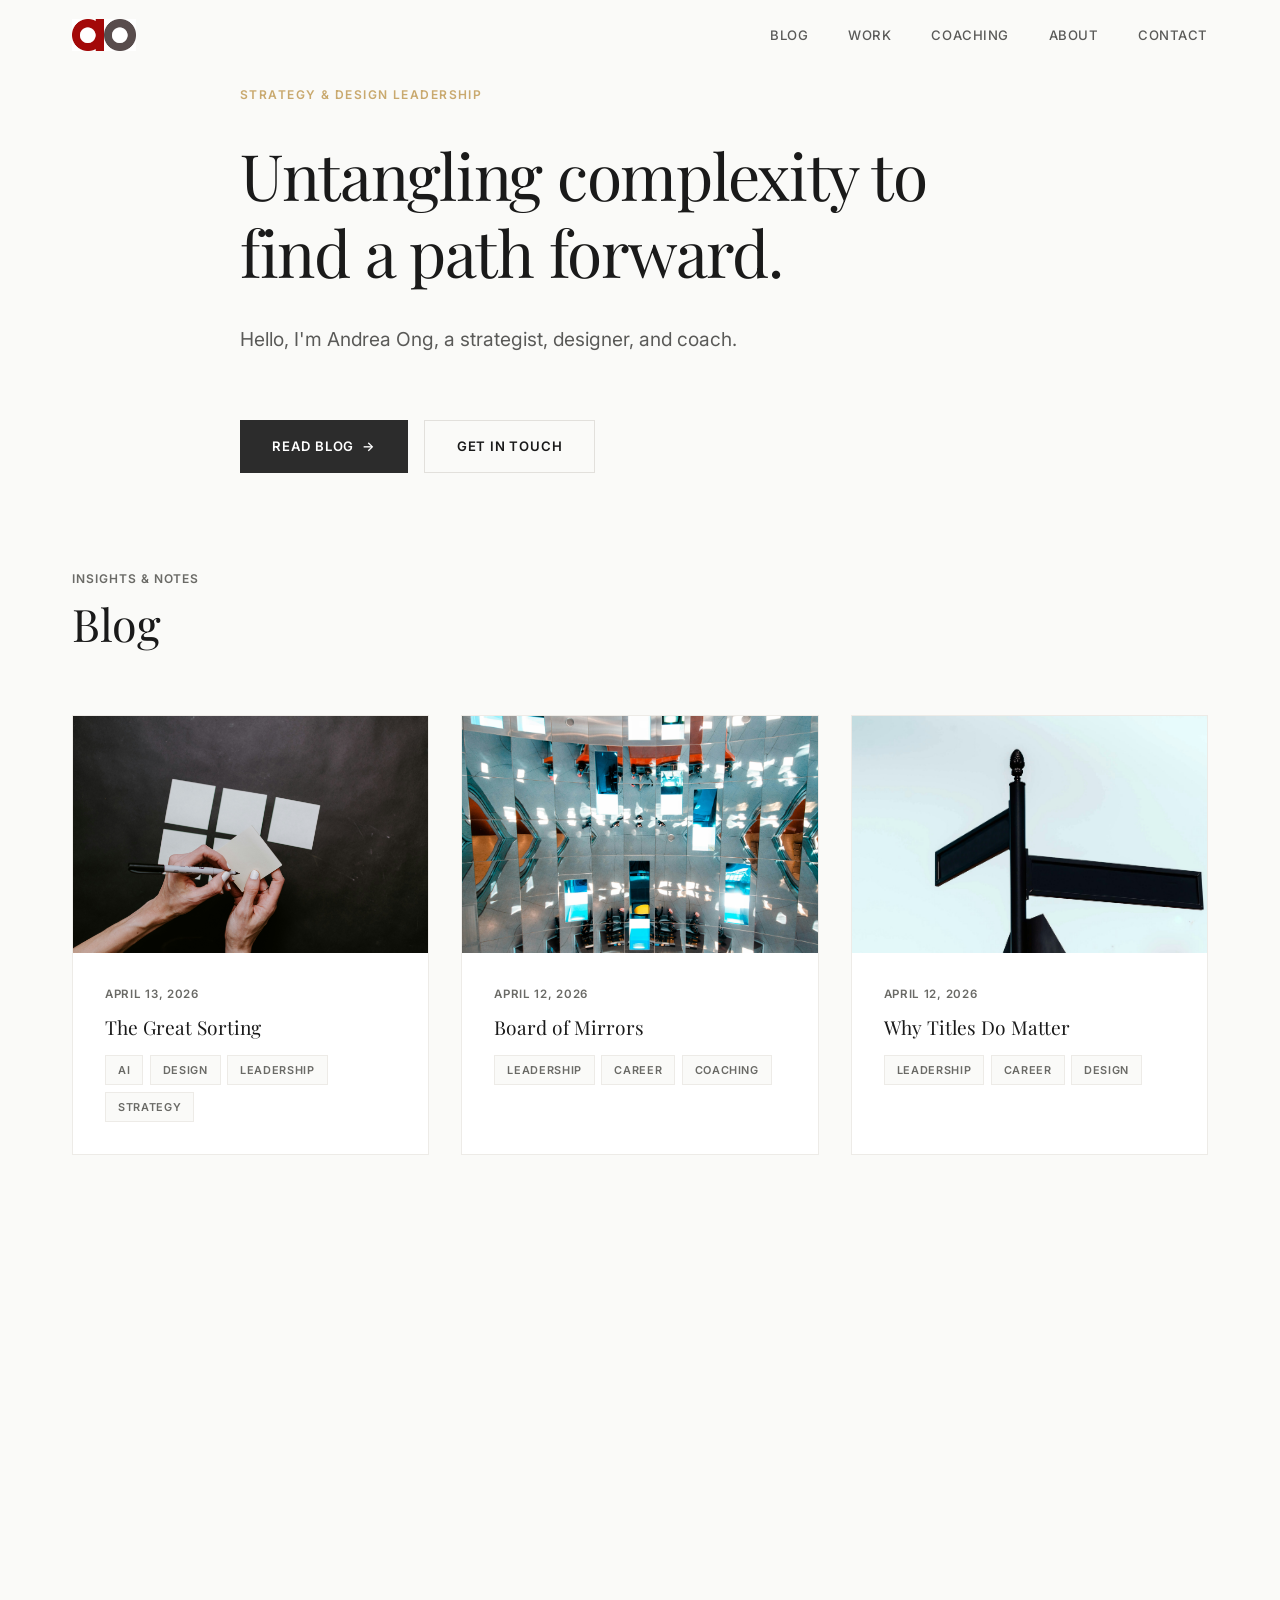
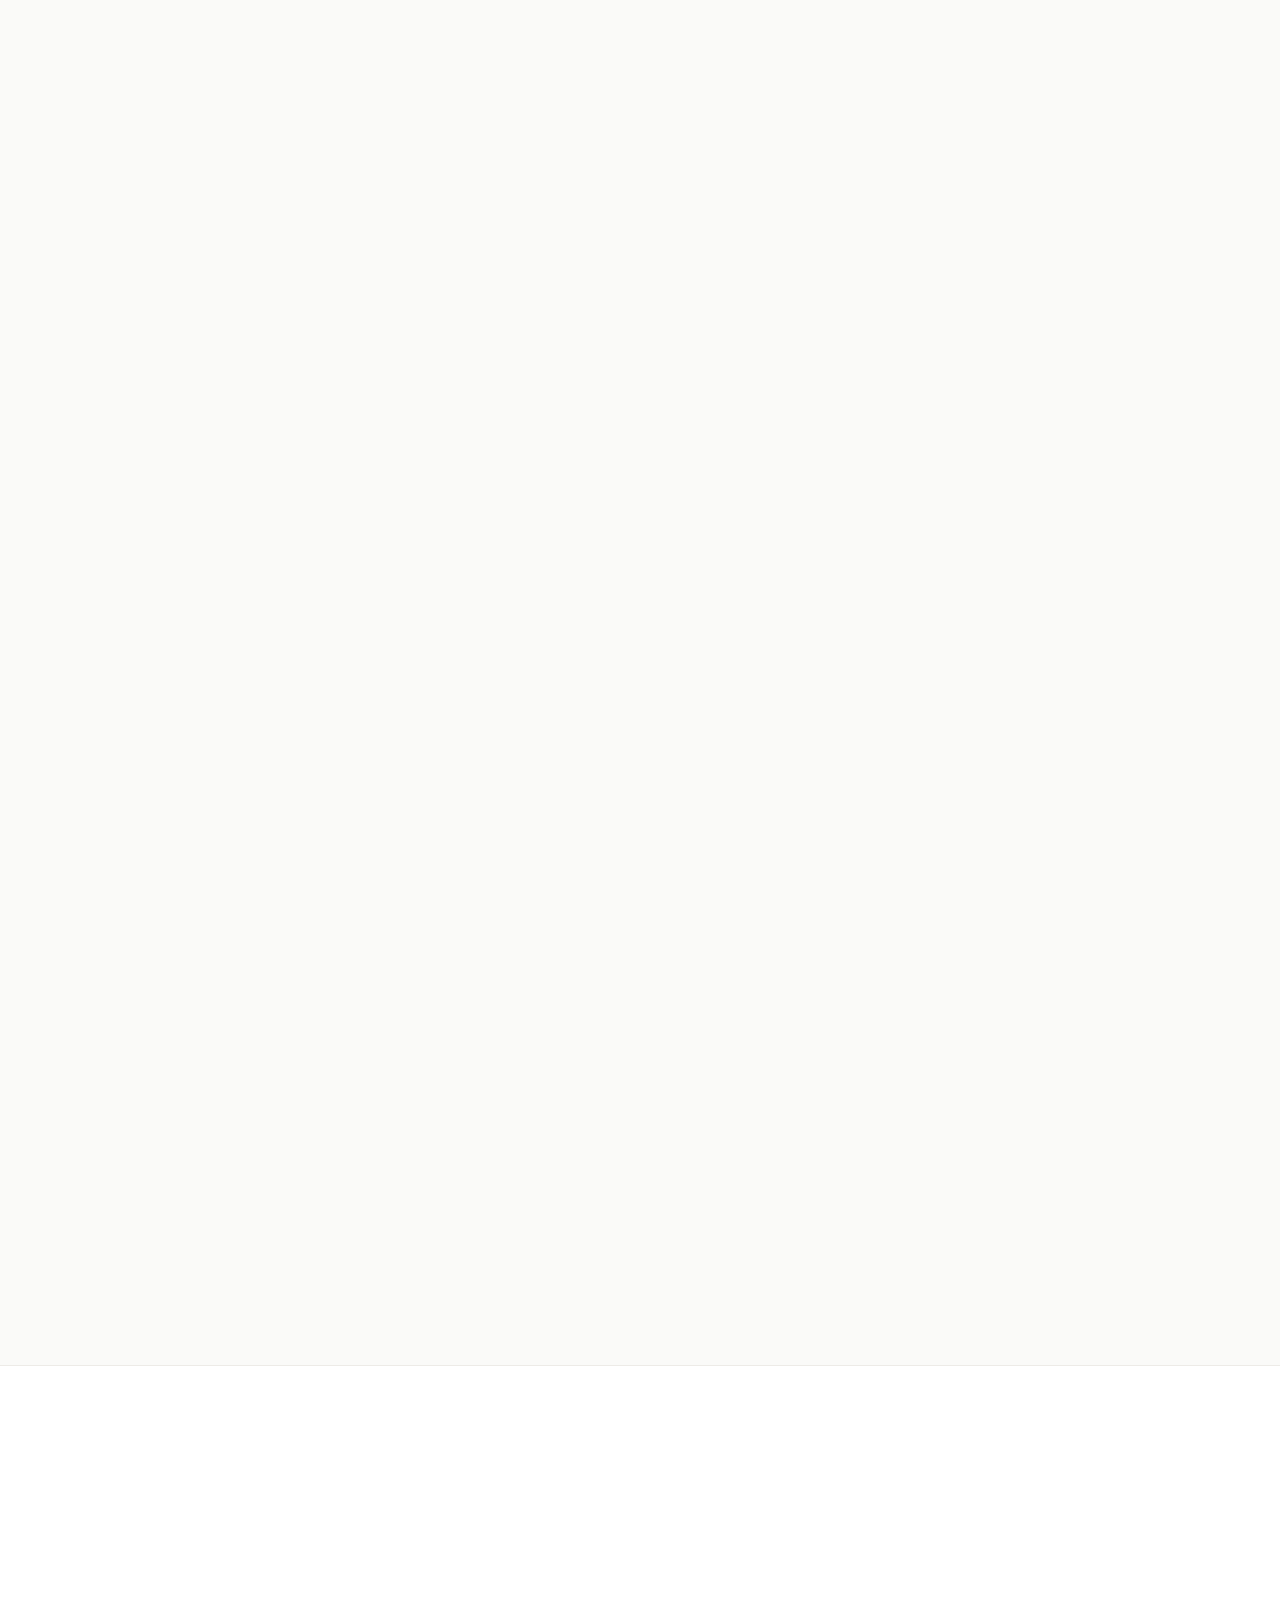
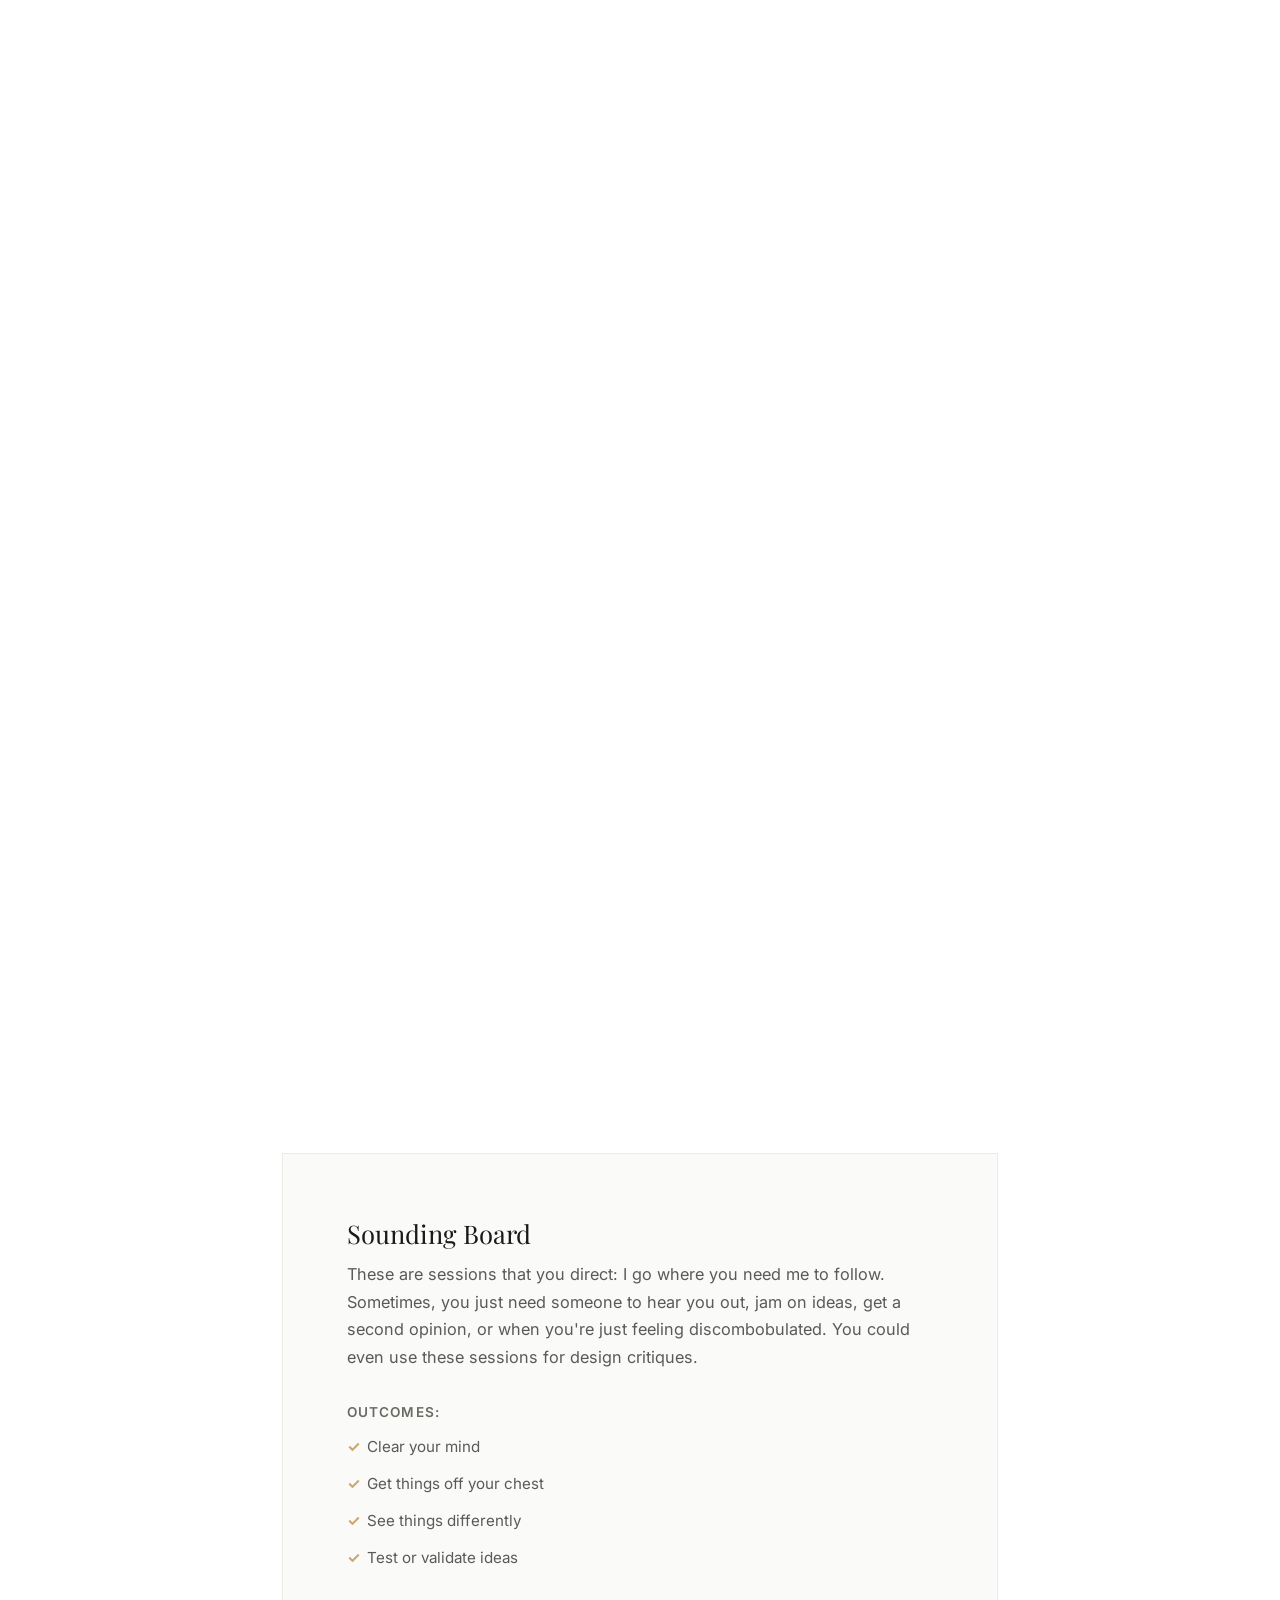
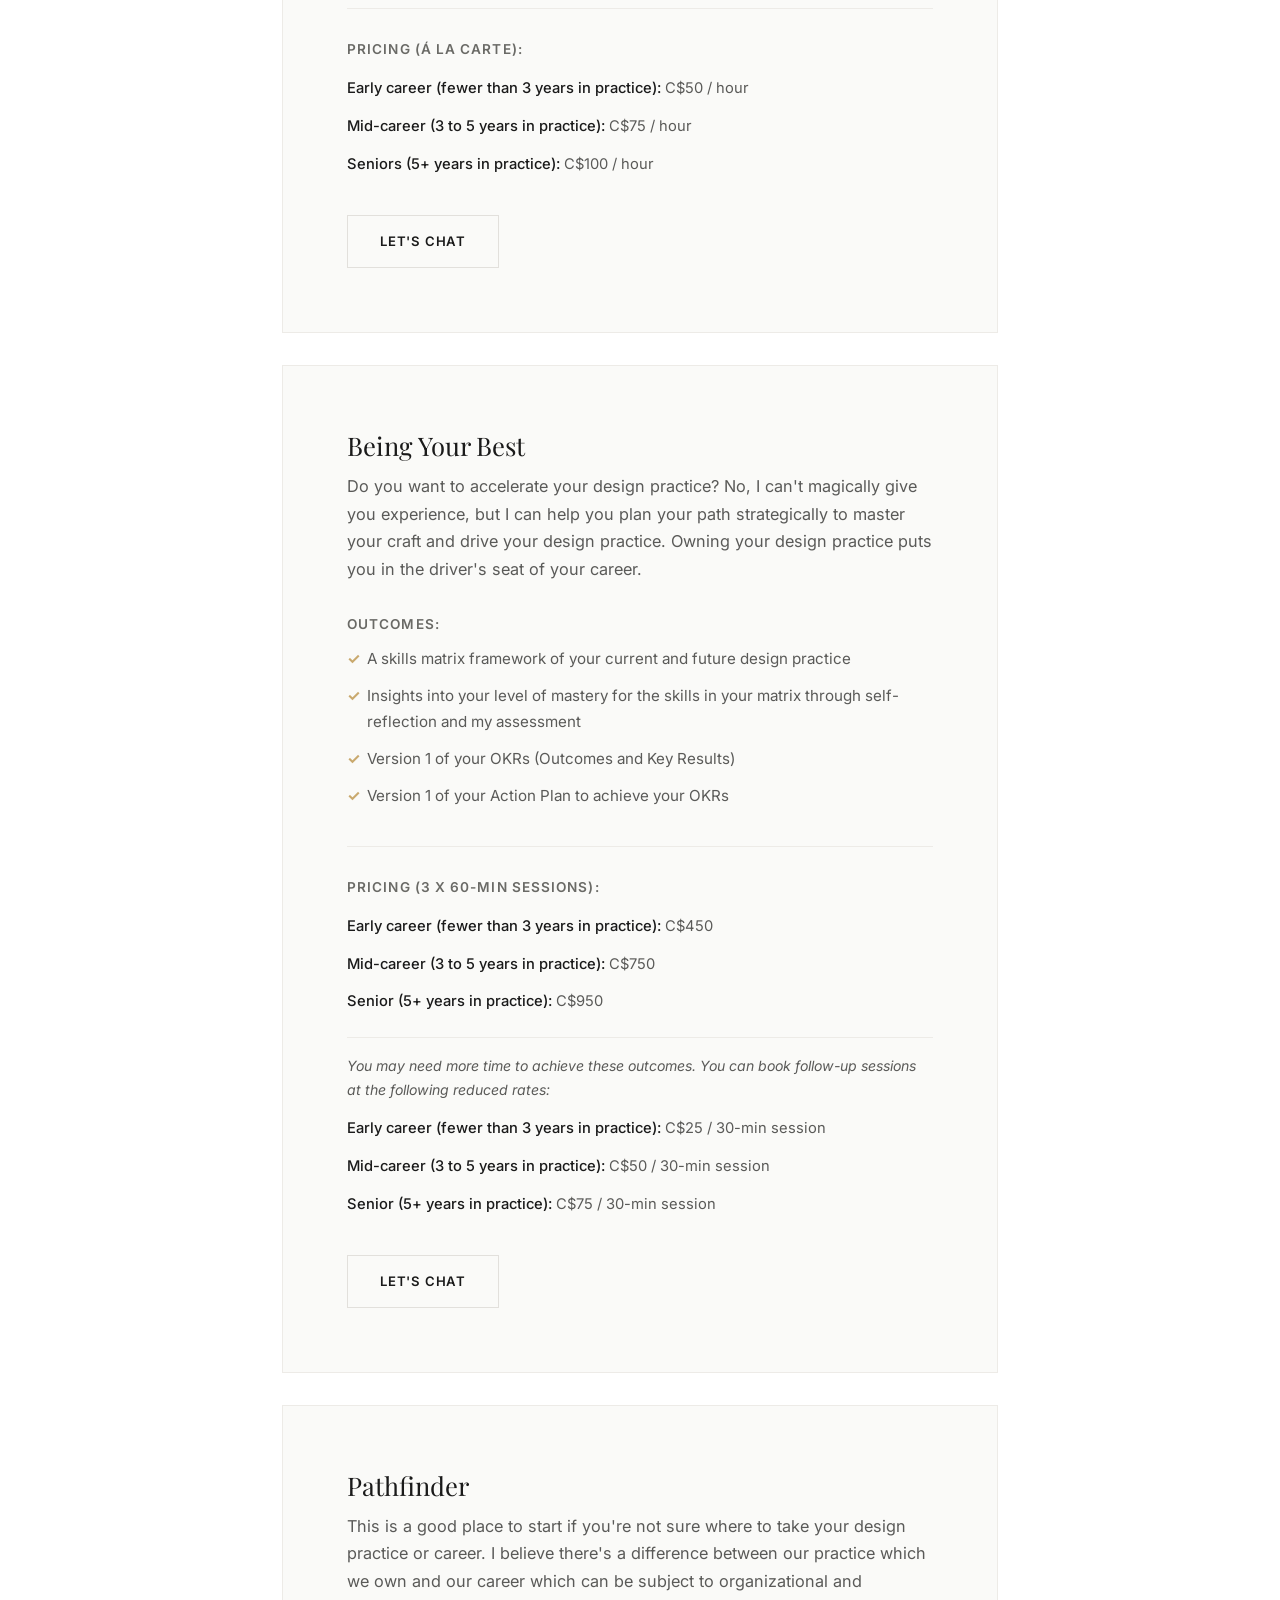
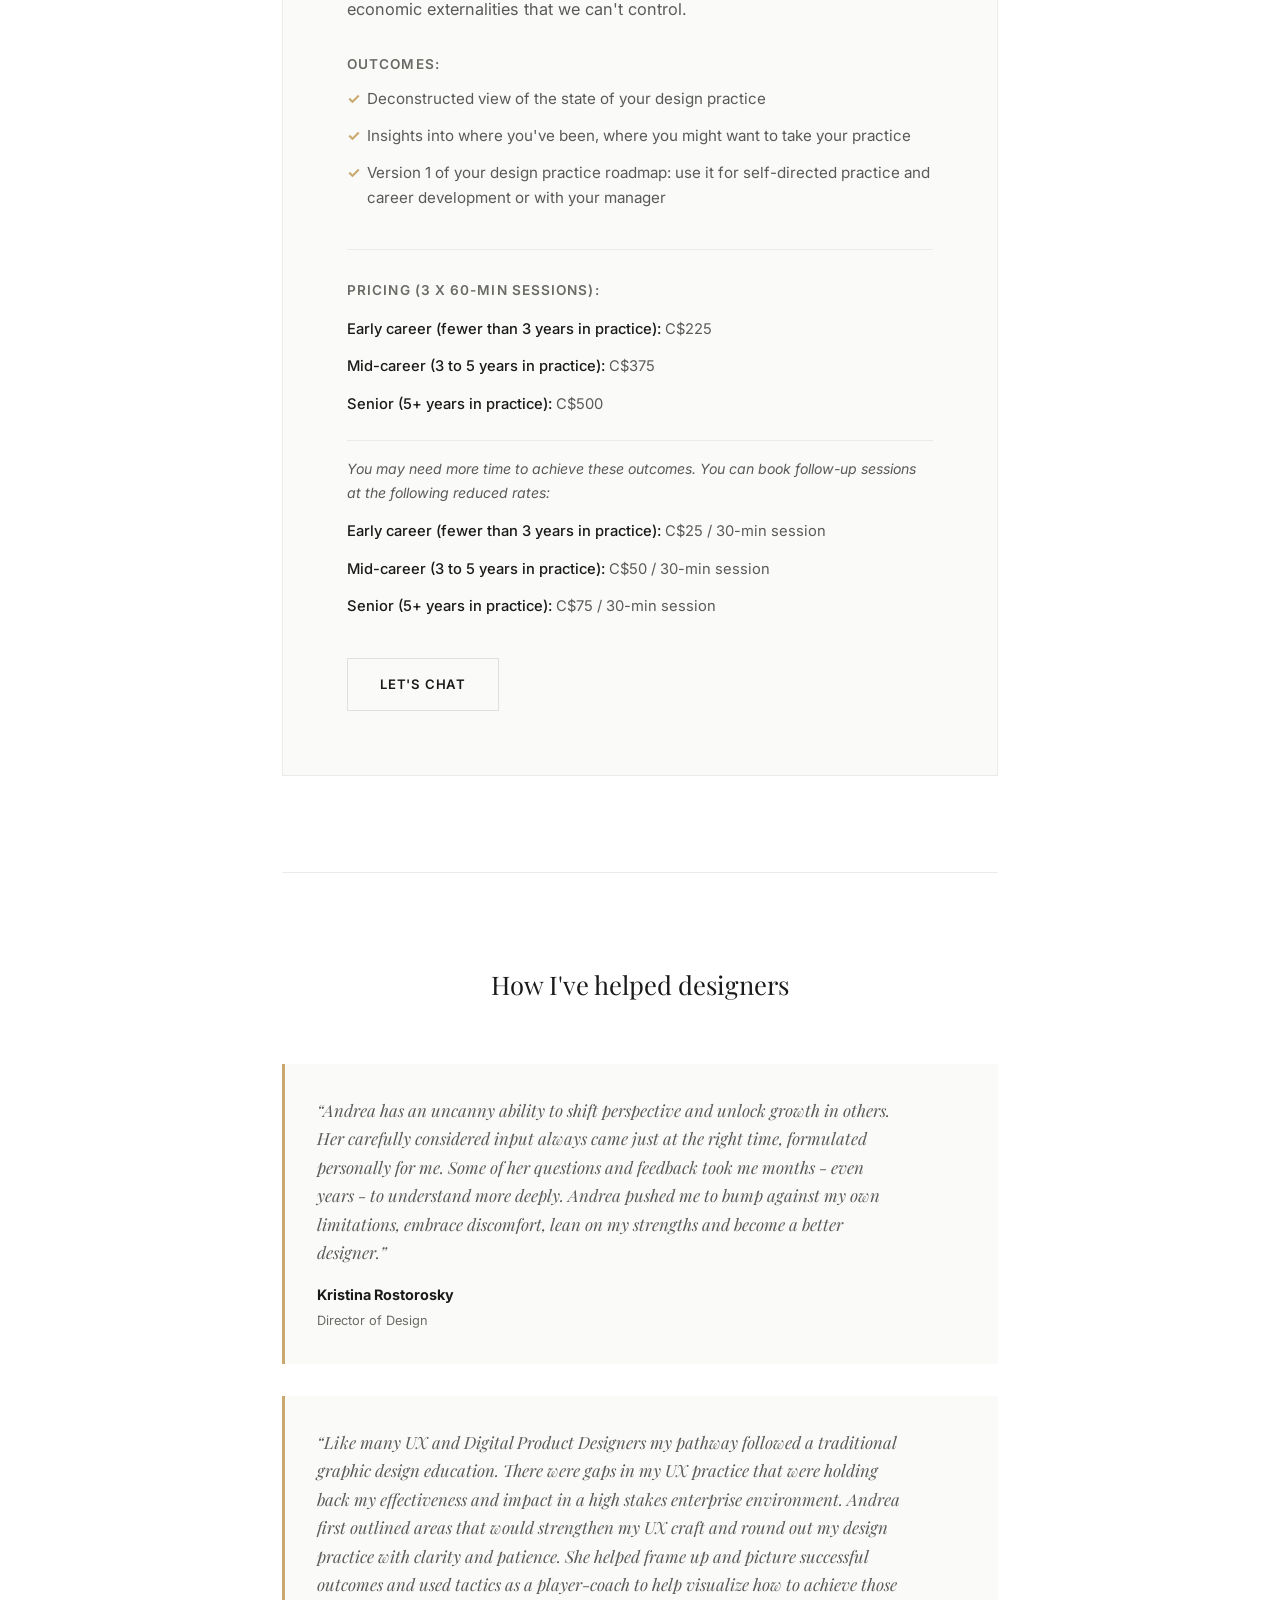
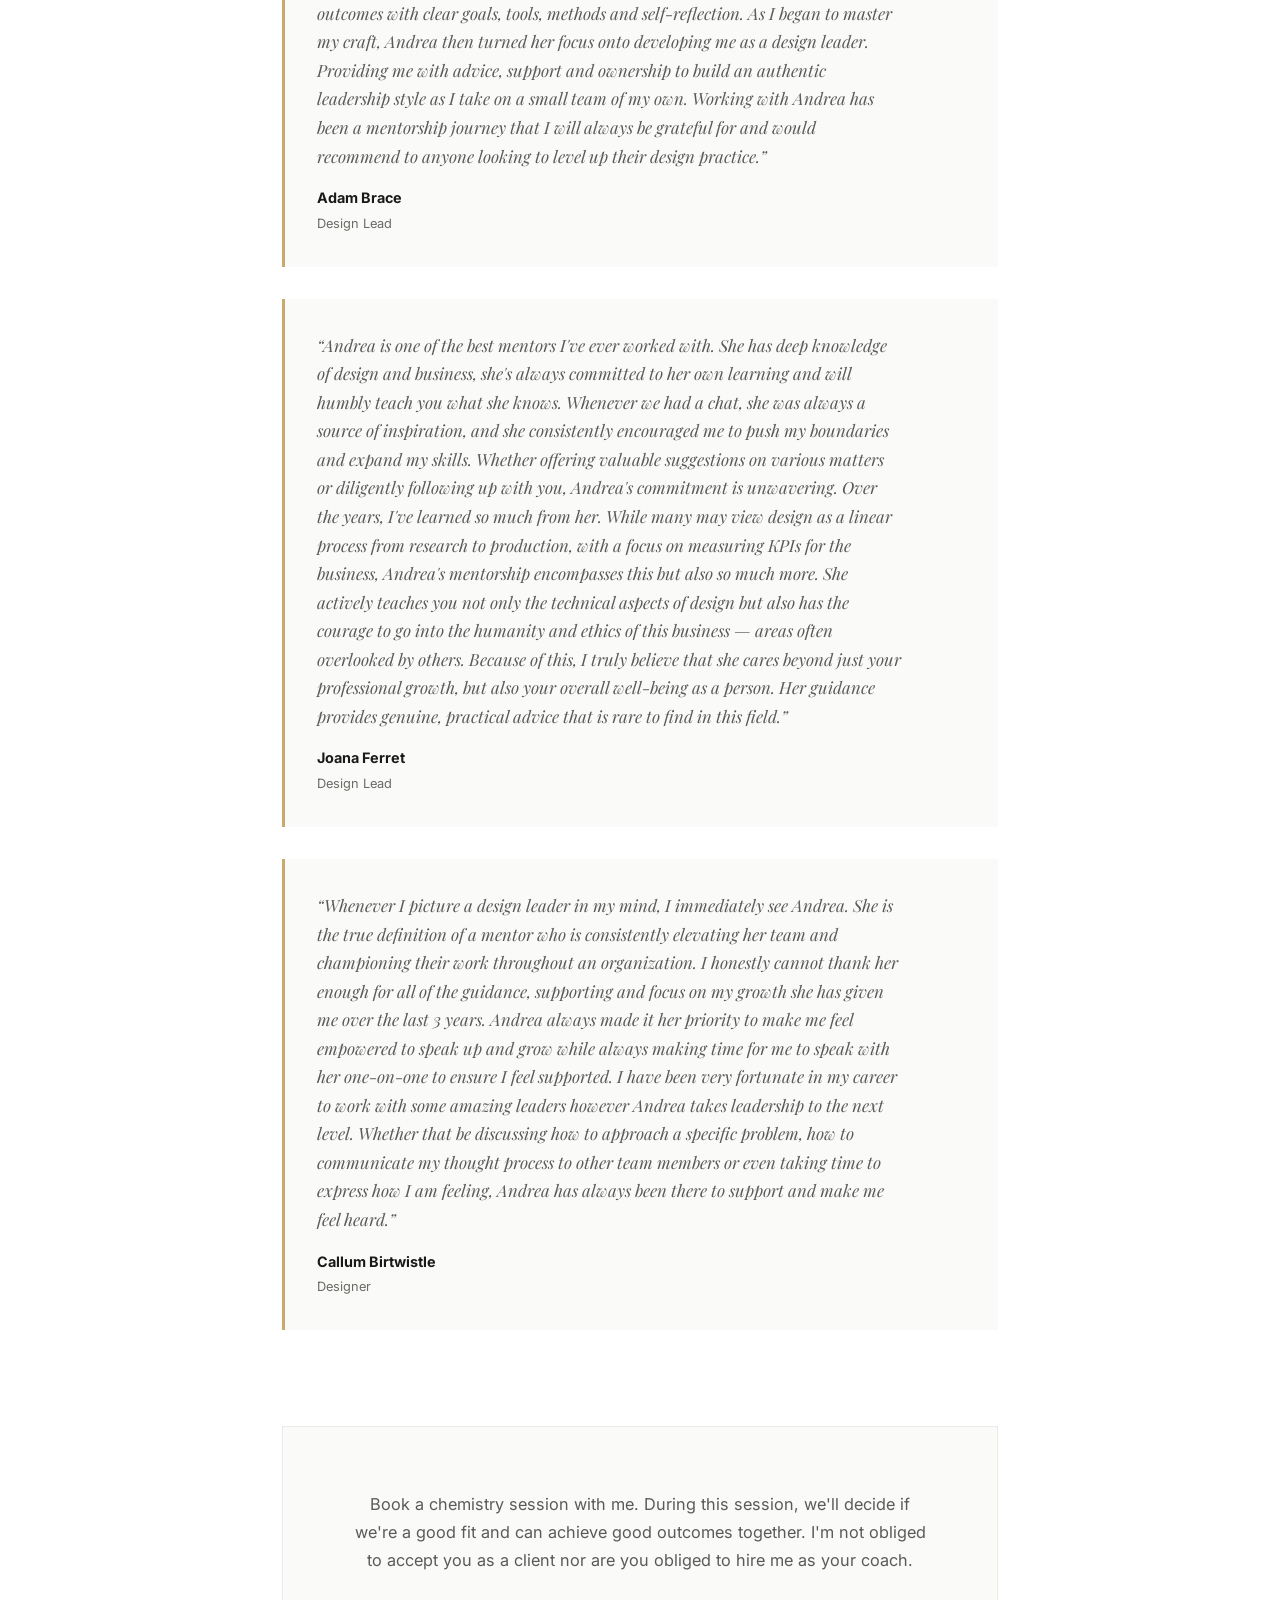
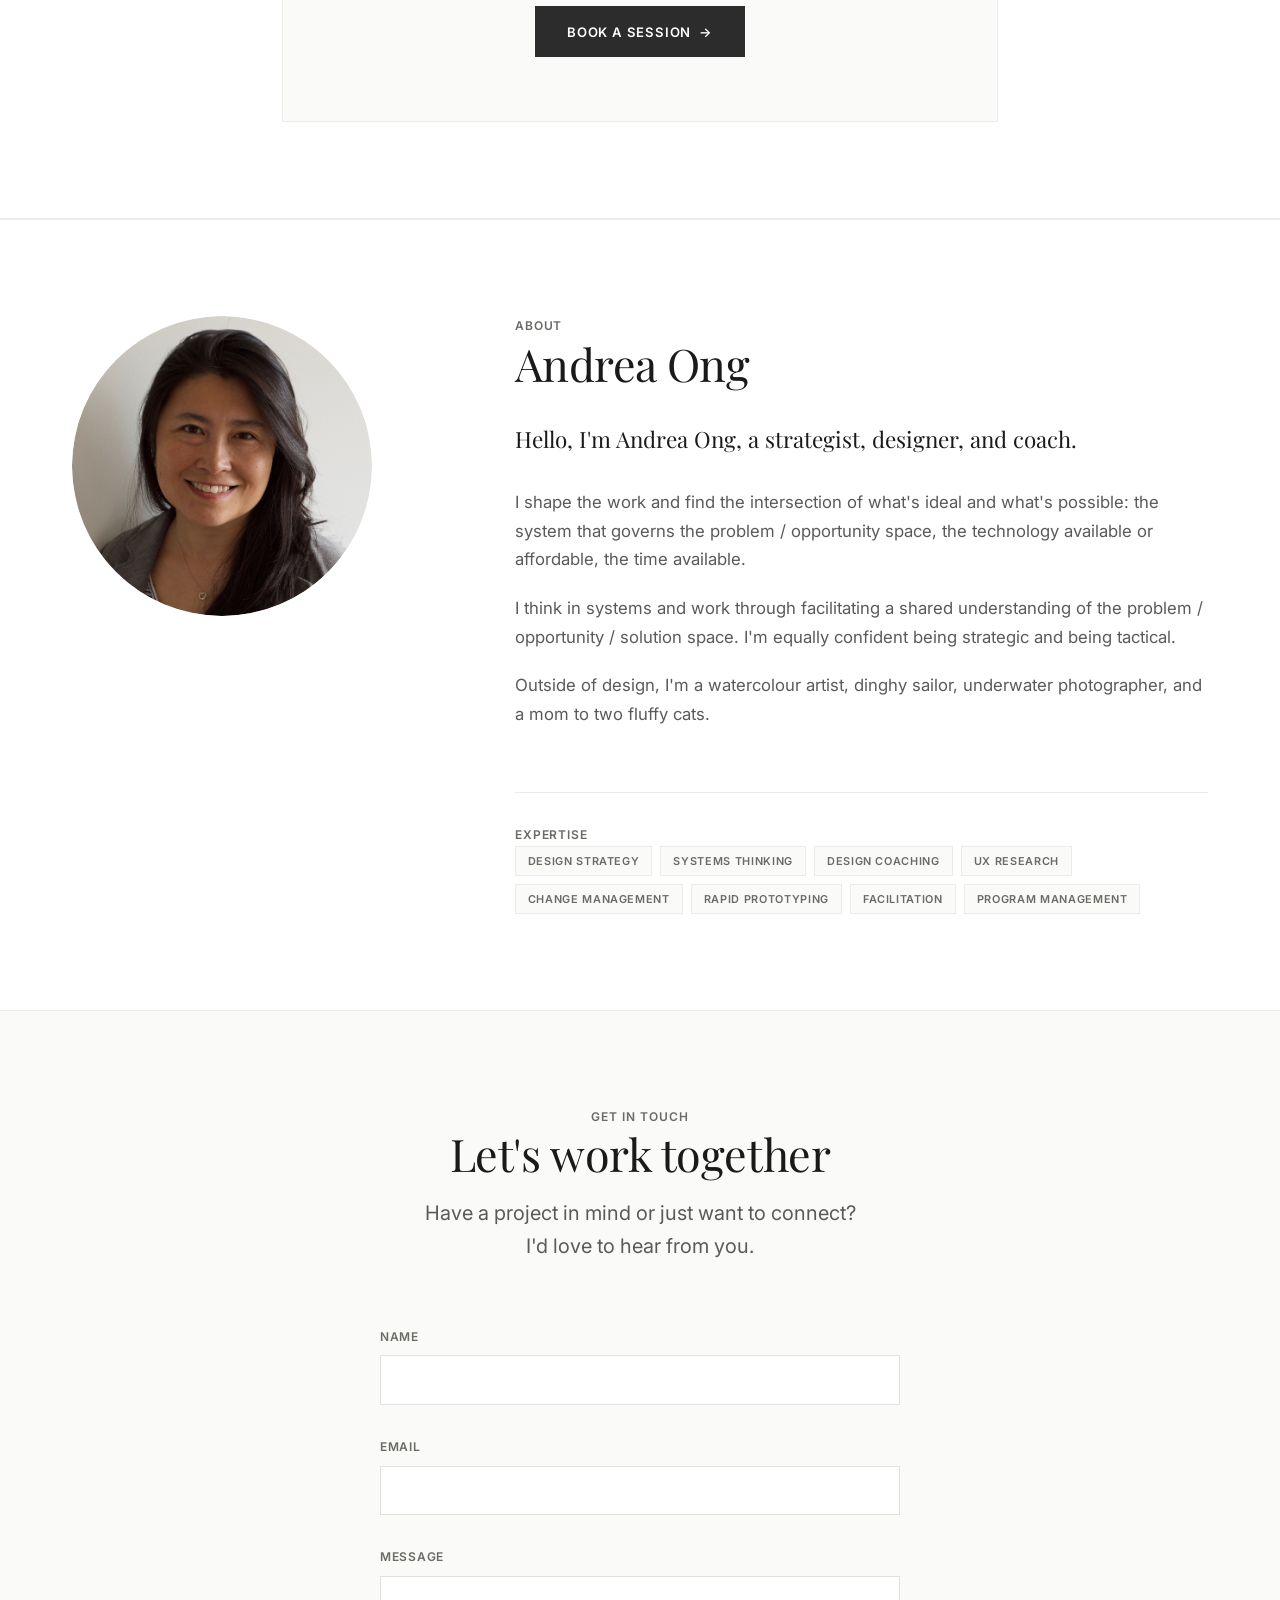
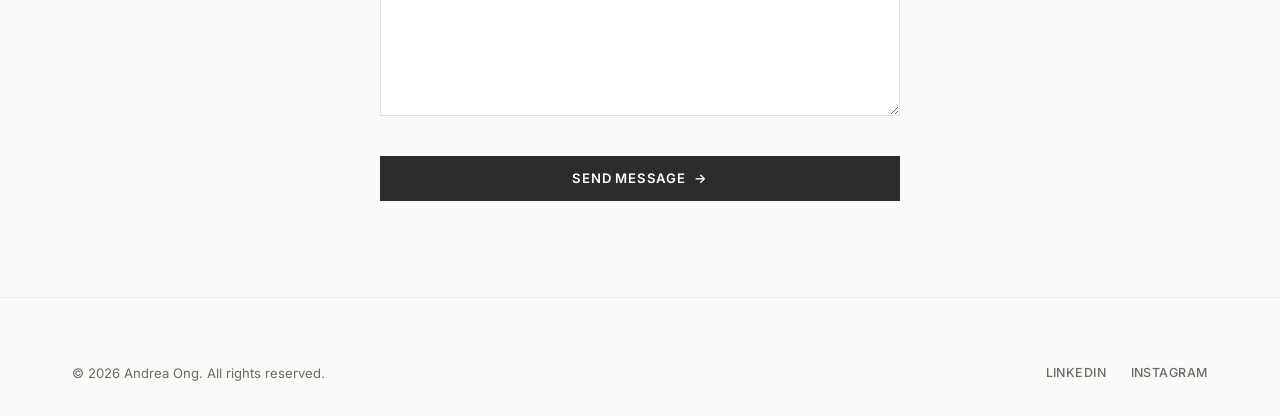
<file: index.html>
<!DOCTYPE html>
<html lang="en">
<head>
  <meta charset="UTF-8">
  <meta name="viewport" content="width=device-width, initial-scale=1.0">
  <title>Andrea Ong — Strategist, Designer, Design Coach</title>
  <meta name="description" content="Andrea Ong — Design strategist, coach, and systems thinker. Untangling complexity to find paths forward that balance user needs, business goals, ethics, and technology.">
  <meta name="author" content="Andrea Ong">

  <!-- Open Graph / Social -->
  <meta property="og:type" content="website">
  <meta property="og:title" content="Andrea Ong — Strategist, Designer, Design Coach">
  <meta property="og:description" content="Design strategist, coach, and systems thinker. Untangling complexity to find paths forward.">
  <meta property="og:image" content="images/headshot/andrea.jpg">
  <meta name="twitter:card" content="summary_large_image">

  <!-- Favicon -->
  <link rel="icon" type="image/png" href="ao-logo-favicon.png">

  <!-- Fonts -->
  <link rel="preconnect" href="https://fonts.googleapis.com">
  <link rel="preconnect" href="https://fonts.gstatic.com" crossorigin>
  <link href="https://fonts.googleapis.com/css2?family=Inter:wght@400;500;600&family=Playfair+Display:ital,wght@0,400;0,500;1,400&display=swap" rel="stylesheet">

  <!-- Styles -->
  <link rel="stylesheet" href="css/style.css">

  <!-- Analytics (uncomment and add your ID) -->
  <!-- <script async src="https://www.googletagmanager.com/gtag/js?id=G-XXXXXXXXXX"></script>
  <script>
    window.dataLayer = window.dataLayer || [];
    function gtag(){dataLayer.push(arguments);}
    gtag('js', new Date());
    gtag('config', 'G-XXXXXXXXXX');
  </script> -->
</head>
<body>

  <!-- Skip Navigation -->
  <a href="#app" class="skip-link">Skip to main content</a>

  <!-- Navigation -->
  <nav class="nav" aria-label="Main navigation">
    <div class="nav__inner">
      <a href="#" class="nav__logo"><img src="images/nav-logo.jpg" alt="Andrea Ong"></a>
      <div class="nav__links" id="nav-links" role="list">
        <a href="#blog" class="nav__link" role="listitem">Blog</a>
        <a href="#case-studies" class="nav__link" role="listitem">Work</a>
        <a href="#coaching" class="nav__link" role="listitem">Coaching</a>
        <a href="#about" class="nav__link" role="listitem">About</a>
        <a href="#contact" class="nav__link" role="listitem">Contact</a>
      </div>
      <button class="nav__toggle" aria-label="Toggle navigation menu" aria-expanded="false" aria-controls="nav-links">
        <span></span>
        <span></span>
        <span></span>
      </button>
    </div>
    <div class="nav__overlay"></div>
  </nav>

  <!-- Main Content (rendered by JS) -->
  <main id="app">
    <div style="min-height: 100vh; display: flex; align-items: center; justify-content: center;">
      <p style="color: #8A8A86; font-size: 0.9rem;">Loading&hellip;</p>
    </div>
  </main>

  <!-- Footer -->
  <footer class="footer"></footer>

  <!-- Content (edit these files to update your site) -->
  <script src="content/settings.js"></script>
  <script src="content/bio.js"></script>
  <script src="content/case-studies.js"></script>
  <script src="content/blog.js"></script>
  <script src="content/coaching.js"></script>

  <!-- Site Logic -->
  <script src="js/main.js"></script>
</body>
</html>
</file>
<file: css/style.css>
/* ==========================================================================
   Andrea Ong-Potapov Portfolio — Light Editorial Design
   ========================================================================== */

/* --- Reset & Base --- */
*, *::before, *::after { box-sizing: border-box; margin: 0; padding: 0; }

:root {
  --color-bg: #FAFAF8;
  --color-bg-alt: #F2F0EC;
  --color-surface: #FFFFFF;
  --color-text: #1A1A1A;
  --color-text-secondary: #5A5A58;
  --color-text-tertiary: #6A6A66;
  --color-accent: #2C2C2C;
  --color-accent-hover: #4A4A48;
  --color-border: #E2E0DC;
  --color-border-light: #EDEBE7;
  --color-highlight: #C9A96E;
  --font-serif: 'Playfair Display', Georgia, 'Times New Roman', serif;
  --font-sans: 'Inter', -apple-system, BlinkMacSystemFont, 'Segoe UI', sans-serif;
  --font-mono: 'JetBrains Mono', 'Fira Code', monospace;
  --max-width: 1200px;
  --max-width-narrow: 780px;
  --space-xs: 0.5rem;
  --space-sm: 1rem;
  --space-md: 2rem;
  --space-lg: 4rem;
  --space-xl: 6rem;
  --space-2xl: 10rem;
  --transition: 0.3s cubic-bezier(0.4, 0, 0.2, 1);
}

html {
  font-size: 16px;
  scroll-behavior: smooth;
  -webkit-font-smoothing: antialiased;
  -moz-osx-font-smoothing: grayscale;
}

body {
  font-family: var(--font-sans);
  color: var(--color-text);
  background: var(--color-bg);
  line-height: 1.7;
  overflow-x: hidden;
}

img { max-width: 100%; height: auto; display: block; }
a { color: inherit; text-decoration: none; }
ul, ol { list-style: none; }

/* --- Accessibility Utilities --- */
.skip-link {
  position: absolute;
  top: -9999px;
  left: -9999px;
  z-index: 9999;
  background: var(--color-text);
  color: var(--color-bg);
  padding: 0.75rem 1.5rem;
  font-weight: 600;
  text-decoration: none;
  border-radius: 0 0 4px 4px;
}
.skip-link:focus {
  top: 0;
  left: 1rem;
}

.sr-only {
  position: absolute;
  width: 1px;
  height: 1px;
  padding: 0;
  margin: -1px;
  overflow: hidden;
  clip: rect(0, 0, 0, 0);
  white-space: nowrap;
  border: 0;
}

.section-label {
  font-family: var(--font-sans);
  font-weight: 600;
  text-transform: uppercase;
  letter-spacing: 0.08em;
  font-size: 0.75rem;
  color: var(--color-text-tertiary);
  max-width: none;
}

/* --- Typography --- */
h1, h2, h3, h4 { font-family: var(--font-serif); font-weight: 400; line-height: 1.2; }

h1 { font-size: clamp(2.4rem, 5vw, 4rem); letter-spacing: -0.02em; }
h2 { font-size: clamp(1.8rem, 3.5vw, 2.8rem); letter-spacing: -0.01em; }
h3 { font-size: clamp(1.3rem, 2vw, 1.6rem); }
h4 { font-size: 1.1rem; font-family: var(--font-sans); font-weight: 600; text-transform: uppercase; letter-spacing: 0.08em; font-size: 0.75rem; color: var(--color-text-tertiary); }

p { max-width: 65ch; }
p + p { margin-top: 1.2em; }

.text-large { font-size: 1.25rem; line-height: 1.65; color: var(--color-text-secondary); }

/* --- Layout --- */
.container { max-width: var(--max-width); margin: 0 auto; padding: 0 var(--space-md); }
.container--narrow { max-width: var(--max-width-narrow); margin: 0 auto; padding: 0 var(--space-md); }

section { padding: var(--space-xl) 0; }
#blog { padding-top: 0; }


/* --- Navigation --- */
.nav {
  position: fixed;
  top: 0;
  left: 0;
  right: 0;
  z-index: 100;
  background: rgba(250, 250, 248, 0.92);
  backdrop-filter: blur(20px);
  -webkit-backdrop-filter: blur(20px);
  border-bottom: 1px solid transparent;
  transition: border-color var(--transition);
}

.nav.scrolled { border-bottom-color: var(--color-border-light); }

.nav__inner {
  max-width: var(--max-width);
  margin: 0 auto;
  padding: 1.2rem var(--space-md);
  display: flex;
  justify-content: space-between;
  align-items: center;
}

.nav__logo {
  display: flex;
  align-items: center;
}

.nav__logo img {
  height: 32px;
  width: auto;
  display: block;
}

.nav__links {
  display: flex;
  gap: 2.5rem;
  align-items: center;
}

.nav__link {
  font-size: 0.82rem;
  font-weight: 500;
  letter-spacing: 0.04em;
  text-transform: uppercase;
  color: var(--color-text-secondary);
  transition: color var(--transition);
  position: relative;
}

.nav__link::after {
  content: '';
  position: absolute;
  bottom: -4px;
  left: 0;
  width: 0;
  height: 1px;
  background: var(--color-highlight);
  transition: width var(--transition);
}

.nav__link:hover { color: var(--color-text); }
.nav__link:hover::after { width: 100%; }

/* Mobile nav toggle */
.nav__toggle {
  display: none;
  background: none;
  border: none;
  cursor: pointer;
  padding: 0.5rem;
}

.nav__toggle span {
  display: block;
  width: 24px;
  height: 1.5px;
  background: var(--color-text);
  margin: 6px 0;
  transition: var(--transition);
}

/* --- Hero --- */
.hero {
  display: flex;
  align-items: center;
  padding-top: 5rem;
}

.hero__content { max-width: 800px; }

.hero__label {
  font-size: 0.75rem;
  font-weight: 600;
  text-transform: uppercase;
  letter-spacing: 0.12em;
  color: var(--color-highlight);
  margin-bottom: var(--space-md);
  display: inline-block;
}

.hero h1 { margin-bottom: var(--space-md); }

.hero__text {
  font-size: clamp(1.1rem, 1.5vw, 1.3rem);
  line-height: 1.7;
  color: var(--color-text-secondary);
  max-width: 600px;
}

.hero__cta {
  margin-top: var(--space-lg);
  display: flex;
  gap: var(--space-sm);
  flex-wrap: wrap;
}

/* --- Buttons --- */
.btn {
  display: inline-flex;
  align-items: center;
  gap: 0.5rem;
  padding: 0.9rem 2rem;
  font-family: var(--font-sans);
  font-size: 0.82rem;
  font-weight: 600;
  letter-spacing: 0.06em;
  text-transform: uppercase;
  border: none;
  cursor: pointer;
  transition: var(--transition);
}

.btn--primary {
  background: var(--color-accent);
  color: #fff;
}
.btn--primary:hover { background: var(--color-accent-hover); }

.btn--outline {
  background: transparent;
  color: var(--color-text);
  border: 1.5px solid var(--color-border);
}
.btn--outline:hover { border-color: var(--color-text); }

.btn__arrow {
  transition: transform var(--transition);
}
.btn:hover .btn__arrow { transform: translateX(4px); }

/* --- Section Headers --- */
.section-header {
  margin-bottom: var(--space-lg);
}

.section-header h4 { margin-bottom: var(--space-xs); }
.section-header h2 { margin-top: 0.5rem; }

/* --- Case Studies Grid --- */
.case-studies-grid {
  display: grid;
  gap: var(--space-md);
}

.case-study-card {
  display: grid;
  grid-template-columns: 1fr 1fr;
  gap: 0;
  background: var(--color-surface);
  border: 1px solid var(--color-border-light);
  overflow: hidden;
  transition: var(--transition);
  cursor: pointer;
  max-width: 1200px;
}

.case-study-card:hover {
  border-color: var(--color-border);
  box-shadow: 0 8px 40px rgba(0,0,0,0.06);
}

.case-study-card__image {
  aspect-ratio: 4/3;
  overflow: hidden;
  background: var(--color-bg-alt);
}

.case-study-card__image img {
  width: 100%;
  height: 100%;
  object-fit: contain;
  object-position: center;
  transition: transform 0.6s cubic-bezier(0.4, 0, 0.2, 1);
}

.case-study-card:hover .case-study-card__image img {
  transform: scale(1.03);
}

.case-study-card__content {
  padding: var(--space-lg);
  display: flex;
  flex-direction: column;
  justify-content: center;
}

.case-study-card__skills {
  display: flex;
  flex-wrap: wrap;
  gap: 0.5rem;
  margin-bottom: var(--space-sm);
}

.skill-tag {
  font-size: 0.68rem;
  font-weight: 600;
  letter-spacing: 0.06em;
  text-transform: uppercase;
  color: var(--color-text-tertiary);
  padding: 0.3rem 0.75rem;
  border: 1px solid var(--color-border-light);
  background: var(--color-bg);
}

.case-study-card h3 { margin-bottom: 0.5rem; }

.case-study-card__subtitle {
  font-size: 0.9rem;
  color: var(--color-text-secondary);
  margin-bottom: var(--space-sm);
}

.case-study-card__overview {
  font-size: 0.92rem;
  color: var(--color-text-secondary);
  line-height: 1.65;
}

.case-study-card__link {
  margin-top: auto;
  padding-top: var(--space-md);
  font-size: 0.78rem;
  font-weight: 600;
  letter-spacing: 0.06em;
  text-transform: uppercase;
  color: var(--color-text);
  display: inline-flex;
  align-items: center;
  gap: 0.5rem;
}

.case-study-card__link span { transition: transform var(--transition); }
.case-study-card:hover .case-study-card__link span { transform: translateX(4px); }

/* --- Blog Grid --- */
.blog-grid {
  display: grid;
  grid-template-columns: repeat(3, 1fr);
  gap: var(--space-md);
}

.blog-card {
  background: var(--color-surface);
  border: 1px solid var(--color-border-light);
  overflow: hidden;
  transition: var(--transition);
  cursor: pointer;
}

.blog-card:hover {
  border-color: var(--color-border);
  box-shadow: 0 8px 40px rgba(0,0,0,0.06);
}

.blog-card__image {
  aspect-ratio: 3/2;
  overflow: hidden;
  background: var(--color-bg-alt);
}

.blog-card__image img {
  width: 100%;
  height: 100%;
  object-fit: cover;
  transition: transform 0.6s cubic-bezier(0.4, 0, 0.2, 1);
}

.blog-card:hover .blog-card__image img { transform: scale(1.03); }

.blog-card__content { padding: var(--space-md); }

.blog-card__date {
  font-size: 0.72rem;
  font-weight: 600;
  letter-spacing: 0.06em;
  text-transform: uppercase;
  color: var(--color-text-tertiary);
  margin-bottom: 0.75rem;
}

.blog-card h3 {
  font-size: 1.2rem;
  margin-bottom: 0.5rem;
}

.blog-card__subtitle {
  font-size: 0.88rem;
  color: var(--color-text-secondary);
  line-height: 1.55;
}

.blog-card__tags {
  display: flex;
  flex-wrap: wrap;
  gap: 0.4rem;
  margin-top: var(--space-sm);
}

/* --- Coaching --- */
.coaching {
  background: var(--color-surface);
  border-top: 1px solid var(--color-border-light);
  border-bottom: 1px solid var(--color-border-light);
}

.coaching__hero {
  text-align: center;
  margin-bottom: var(--space-xl);
}

.coaching__tagline {
  font-family: var(--font-serif);
  font-size: 1.3rem;
  font-style: italic;
  color: var(--color-text-secondary);
  margin-bottom: var(--space-sm);
}

.coaching__hero h2 {
  font-size: clamp(2rem, 4vw, 3rem);
}

.coaching__intro {
  margin-bottom: var(--space-xl);
  padding: var(--space-lg);
  background: var(--color-bg);
  border: 1px solid var(--color-border-light);
}

.coaching__intro h3 {
  margin-bottom: var(--space-sm);
}

.coaching__intro p {
  color: var(--color-text-secondary);
  font-size: 1.05rem;
  line-height: 1.75;
}

.coaching__what-i-can-do {
  margin-bottom: var(--space-xl);
}

.coaching__what-i-can-do h3 {
  margin-bottom: var(--space-md);
}

.coaching__what-i-can-do p {
  color: var(--color-text-secondary);
  font-size: 1.02rem;
  line-height: 1.75;
  margin-bottom: var(--space-sm);
}

.coaching__target-audience {
  margin-top: var(--space-md);
  padding: var(--space-md);
  background: var(--color-bg);
  border-left: 3px solid var(--color-highlight);
}

.coaching__target-audience h4 {
  margin-bottom: 0.75rem;
}

.coaching__target-audience ul li {
  color: var(--color-text-secondary);
  padding: 0.3rem 0 0.3rem 1.25rem;
  position: relative;
}

.coaching__target-audience ul li::before {
  content: '•';
  position: absolute;
  left: 0;
  color: var(--color-highlight);
  font-weight: bold;
}

.coaching__programs {
  margin-bottom: var(--space-xl);
}

.coaching__program {
  padding: var(--space-lg);
  margin-bottom: var(--space-md);
  background: var(--color-bg);
  border: 1px solid var(--color-border-light);
}

.coaching__program h3 {
  margin-bottom: 0.75rem;
  color: var(--color-text);
}

.coaching__program-desc {
  color: var(--color-text-secondary);
  font-size: 1.02rem;
  line-height: 1.7;
  margin-bottom: var(--space-md);
}

.coaching__outcomes {
  margin-bottom: var(--space-md);
}

.coaching__outcomes h4 {
  margin-bottom: 0.5rem;
  font-size: 0.85rem;
}

.coaching__outcomes ul li {
  color: var(--color-text-secondary);
  font-size: 0.95rem;
  padding: 0.35rem 0 0.35rem 1.25rem;
  position: relative;
}

.coaching__outcomes ul li::before {
  content: '✓';
  position: absolute;
  left: 0;
  color: var(--color-highlight);
  font-weight: bold;
}

.coaching__pricing {
  margin-bottom: var(--space-md);
  padding-top: var(--space-md);
  border-top: 1px solid var(--color-border-light);
}

.coaching__pricing h4 {
  margin-bottom: 0.75rem;
  font-size: 0.85rem;
}

.pricing-tiers {
  padding-left: 0;
}

.pricing-tiers li {
  color: var(--color-text-secondary);
  font-size: 0.92rem;
  padding: 0.4rem 0;
  list-style: none;
}

.pricing-tiers strong {
  color: var(--color-text);
  font-weight: 500;
}

.coaching__follow-up {
  margin-top: var(--space-sm);
  padding-top: var(--space-sm);
  border-top: 1px solid var(--color-border-light);
}

.coaching__follow-up p {
  font-size: 0.88rem;
  color: var(--color-text-secondary);
  margin-bottom: 0.5rem;
  font-style: italic;
}

.coaching__testimonials-section {
  margin-bottom: var(--space-xl);
  padding-top: var(--space-xl);
  border-top: 1px solid var(--color-border-light);
}

.coaching__testimonials-section h3 {
  text-align: center;
  margin-bottom: var(--space-lg);
}

.coaching__testimonials {
  display: grid;
  grid-template-columns: 1fr;
  gap: var(--space-md);
}

.coaching__testimonial {
  padding: var(--space-md);
  background: var(--color-bg);
  border-left: 3px solid var(--color-highlight);
}

.coaching__testimonial p {
  font-family: var(--font-serif);
  font-size: 1.05rem;
  font-style: italic;
  line-height: 1.7;
  color: var(--color-text-secondary);
  margin-bottom: var(--space-sm);
}

.coaching__testimonial footer {
  display: flex;
  flex-direction: column;
  gap: 0.15rem;
}

.coaching__testimonial strong {
  font-family: var(--font-sans);
  font-size: 0.9rem;
  font-style: normal;
  color: var(--color-text);
}

.coaching__testimonial span {
  font-family: var(--font-sans);
  font-size: 0.8rem;
  font-style: normal;
  color: var(--color-text-tertiary);
}

.coaching__cta {
  text-align: center;
  padding: var(--space-lg);
  background: var(--color-bg);
  border: 1px solid var(--color-border-light);
}

.coaching__cta p {
  color: var(--color-text-secondary);
  font-size: 1.02rem;
  line-height: 1.7;
  margin: 0 auto var(--space-md);
  max-width: 600px;
}

@media (max-width: 768px) {
  .coaching__tagline { font-size: 1.1rem; }
}

/* --- About / Bio --- */
.about {
  background: var(--color-surface);
  border-top: 1px solid var(--color-border-light);
  border-bottom: 1px solid var(--color-border-light);
}

.about__grid {
  display: grid;
  grid-template-columns: 1fr 2fr;
  gap: var(--space-xl);
  align-items: start;
}

.about__image {
  position: sticky;
  top: 8rem;
}

.about__image img {
  width: 300px;
  height: 300px;
  aspect-ratio: 1/1;
  object-fit: cover;
  border-radius: 50%;
  filter: grayscale(10%);
}

.about__content h2 { margin-bottom: var(--space-md); }

.about__intro {
  font-family: var(--font-serif);
  font-size: 1.4rem;
  line-height: 1.5;
  color: var(--color-text);
  margin-bottom: var(--space-md);
}

.about__body p {
  color: var(--color-text-secondary);
  font-size: 1.05rem;
}

.about__skills {
  margin-top: var(--space-lg);
  padding-top: var(--space-md);
  border-top: 1px solid var(--color-border-light);
}

.about__skills h4 { margin-bottom: var(--space-sm); }

.skills-list {
  display: flex;
  flex-wrap: wrap;
  gap: 0.5rem;
}

.skills-list .skill-tag {
  background: var(--color-bg);
}

/* --- Contact --- */
.contact { text-align: center; }

.contact h2 { margin-bottom: var(--space-sm); }
.contact .text-large {
  margin: 0 auto var(--space-lg);
  max-width: 500px;
}

.contact-form {
  max-width: 520px;
  margin: 0 auto;
  text-align: left;
}

.form-group { margin-bottom: var(--space-md); }

.form-group label {
  display: block;
  font-size: 0.75rem;
  font-weight: 600;
  letter-spacing: 0.06em;
  text-transform: uppercase;
  color: var(--color-text-tertiary);
  margin-bottom: 0.5rem;
}

.form-group input,
.form-group textarea {
  width: 100%;
  padding: 0.9rem 1rem;
  font-family: var(--font-sans);
  font-size: 0.95rem;
  color: var(--color-text);
  background: var(--color-surface);
  border: 1.5px solid var(--color-border);
  transition: border-color var(--transition);
  outline: none;
}

.form-group input:focus,
.form-group textarea:focus { border-color: var(--color-text); }

.form-group textarea { resize: vertical; min-height: 140px; }

.contact-form .btn { width: 100%; justify-content: center; }

.contact__alt {
  margin-top: var(--space-lg);
  padding-top: var(--space-md);
  border-top: 1px solid var(--color-border-light);
}

.contact__alt p {
  font-size: 0.9rem;
  color: var(--color-text-tertiary);
  margin: 0 auto;
}

.contact__alt a {
  color: var(--color-text);
  border-bottom: 1px solid var(--color-border);
  transition: border-color var(--transition);
}

.contact__alt a:hover { border-color: var(--color-text); }

/* --- Footer --- */
.footer {
  padding: var(--space-lg) 0 var(--space-md);
  border-top: 1px solid var(--color-border-light);
}

.footer__inner {
  display: flex;
  justify-content: space-between;
  align-items: center;
}

.footer__copyright {
  font-size: 0.82rem;
  color: var(--color-text-tertiary);
}

.footer__social {
  display: flex;
  gap: 1.5rem;
}

.footer__social a {
  font-size: 0.78rem;
  font-weight: 500;
  letter-spacing: 0.04em;
  text-transform: uppercase;
  color: var(--color-text-tertiary);
  transition: color var(--transition);
}

.footer__social a:hover { color: var(--color-text); }

/* --- Case Study Detail --- */
.detail-hero {
  padding-top: 8rem;
  padding-bottom: var(--space-lg);
}

.detail-hero__back {
  display: inline-flex;
  align-items: center;
  gap: 0.5rem;
  font-size: 0.78rem;
  font-weight: 600;
  letter-spacing: 0.06em;
  text-transform: uppercase;
  color: var(--color-text-tertiary);
  margin-bottom: var(--space-lg);
  transition: color var(--transition);
}

.detail-hero__back:hover { color: var(--color-text); }

.detail-hero h1 { margin-bottom: var(--space-sm); }

.detail-hero__meta {
  display: flex;
  flex-wrap: wrap;
  gap: var(--space-md);
  margin-top: var(--space-md);
  padding-top: var(--space-md);
  border-top: 1px solid var(--color-border-light);
}

.detail-hero__meta-item h4 { margin-bottom: 0.3rem; }
.detail-hero__meta-item p {
  font-size: 0.92rem;
  color: var(--color-text-secondary);
}

.detail-content { padding-bottom: var(--space-xl); }

.detail-content__section {
  margin-bottom: var(--space-lg);
}

.detail-content__section h3 {
  margin-bottom: var(--space-sm);
  padding-bottom: 0.5rem;
  border-bottom: 1px solid var(--color-border-light);
}

.detail-content__section p {
  color: var(--color-text-secondary);
  font-size: 1.02rem;
  line-height: 1.75;
}

.detail-content__section ul {
  list-style: disc;
  padding-left: 1.5rem;
  color: var(--color-text-secondary);
  font-size: 1.02rem;
  line-height: 1.75;
}

.detail-content__section li {
  margin-bottom: 0.4rem;
}

.detail-content__demonstrates {
  background: var(--color-bg-alt);
  padding: var(--space-md);
  margin-bottom: var(--space-lg);
}

.detail-content__demonstrates h4 { margin-bottom: var(--space-sm); }

.detail-content__demonstrates li {
  font-size: 0.95rem;
  color: var(--color-text-secondary);
  padding: 0.4rem 0;
  padding-left: 1rem;
  position: relative;
}

.detail-content__demonstrates li::before {
  content: '';
  position: absolute;
  left: 0;
  top: 50%;
  width: 4px;
  height: 4px;
  background: var(--color-highlight);
}

/* --- Blog Detail --- */
.blog-detail__image {
  margin-bottom: var(--space-lg);
  border: 1px solid var(--color-border-light);
}

.blog-detail__image img {
  width: 100%;
}

.blog-detail__content p {
  color: var(--color-text-secondary);
  font-size: 1.08rem;
  line-height: 1.8;
}

.blog-detail__content a {
  color: inherit;
  text-decoration: underline;
  text-underline-offset: 3px;
}

/* --- Animations --- */
.reveal {
  opacity: 0;
  transform: translateY(30px);
  transition: opacity 0.8s cubic-bezier(0.4, 0, 0.2, 1), transform 0.8s cubic-bezier(0.4, 0, 0.2, 1);
}

.reveal.visible {
  opacity: 1;
  transform: translateY(0);
}

/* Staggered children — each card is observed individually */
.stagger-children > * {
  opacity: 0;
  transform: translateY(20px);
  transition: opacity 0.6s cubic-bezier(0.4, 0, 0.2, 1), transform 0.6s cubic-bezier(0.4, 0, 0.2, 1);
}

.stagger-children > *.visible {
  opacity: 1;
  transform: translateY(0);
}

/* --- Image Placeholders --- */
.image-placeholder {
  width: 100%;
  height: 100%;
  display: flex;
  align-items: center;
  justify-content: center;
  background: var(--color-bg-alt);
  color: var(--color-text-tertiary);
  font-size: 0.75rem;
  font-weight: 600;
  letter-spacing: 0.06em;
  text-transform: uppercase;
}

/* --- Responsive --- */
@media (max-width: 1024px) {
  .case-study-card { grid-template-columns: 1fr; }
  .about__grid { grid-template-columns: 1fr; gap: var(--space-lg); }
  .about__image { position: static; max-width: 400px; }
}

@media (max-width: 768px) {
  section { padding: var(--space-lg) 0; }
  .hero { min-height: auto; }

  .nav__links {
    position: fixed;
    top: 0;
    right: 0;
    width: 240px;
    max-width: 80vw;
    height: auto;
    background: var(--color-surface);
    flex-direction: column;
    justify-content: flex-start;
    gap: 1.5rem;
    padding: var(--space-md) var(--space-lg);
    transform: translateX(100%);
    transition: transform 0.35s cubic-bezier(0.25, 0.46, 0.45, 0.94);
    border-left: 1px solid var(--color-border);
    border-bottom: 1px solid var(--color-border);
    box-shadow: -4px 4px 24px rgba(0, 0, 0, 0.12);
    border-bottom-left-radius: 8px;
    z-index: 200;
  }

  .nav__links.open { transform: translateX(0); }

  .nav__toggle { display: block; z-index: 300; }

  .nav__overlay {
    position: fixed;
    inset: 0;
    background: rgba(0,0,0,0.5);
    opacity: 0;
    visibility: hidden;
    transition: var(--transition);
    z-index: 150;
  }

  .nav__overlay.open { opacity: 1; visibility: visible; }

  .blog-grid {
    grid-template-columns: 1fr;
  }

  .footer__inner { flex-direction: column; gap: var(--space-sm); text-align: center; }

  .hero__cta { flex-direction: column; }
  .hero__cta .btn { text-align: center; justify-content: center; }

  .detail-hero__meta { flex-direction: column; gap: var(--space-sm); }
}

@media (max-width: 480px) {
  :root { --space-md: 1.25rem; }
  .case-study-card__content { padding: var(--space-md); }
}

/* --- Password Gate --- */
.password-gate {
  min-height: 80vh;
  display: flex;
  align-items: center;
  justify-content: center;
  padding: var(--space-lg);
}

.password-gate__box {
  max-width: 420px;
  width: 100%;
  text-align: center;
}

.password-gate__icon {
  font-size: 2rem;
  margin-bottom: var(--space-sm);
  opacity: 0.4;
}

.password-gate__box h2 {
  font-family: var(--font-serif);
  font-size: 1.75rem;
  font-weight: 400;
  margin-bottom: 0.5rem;
}

.password-gate__box p {
  color: var(--color-text-secondary);
  font-size: 0.95rem;
  margin-bottom: var(--space-md);
}

.password-gate__form {
  display: flex;
  flex-direction: column;
  gap: 0.75rem;
}

.password-gate__input {
  width: 100%;
  padding: 0.85rem 1rem;
  font-family: var(--font-sans);
  font-size: 1rem;
  border: 1px solid var(--color-border);
  border-radius: 4px;
  background: var(--color-surface);
  color: var(--color-text);
  text-align: center;
  letter-spacing: 0.2em;
  transition: border-color var(--transition);
}

.password-gate__input:focus {
  outline: none;
  border-color: var(--color-highlight);
}

.password-gate__input.error {
  border-color: #c0392b;
  animation: shake 0.3s ease;
}

.password-gate__error {
  font-size: 0.85rem;
  color: #c0392b;
  min-height: 1.2em;
}

@keyframes shake {
  0%, 100% { transform: translateX(0); }
  25% { transform: translateX(-6px); }
  75% { transform: translateX(6px); }
}

/* --- Print --- */
@media print {
  .nav, .contact-form, .footer__social, .btn { display: none; }
  body { background: white; color: black; }
  section { padding: 1rem 0; }
}
</file>
